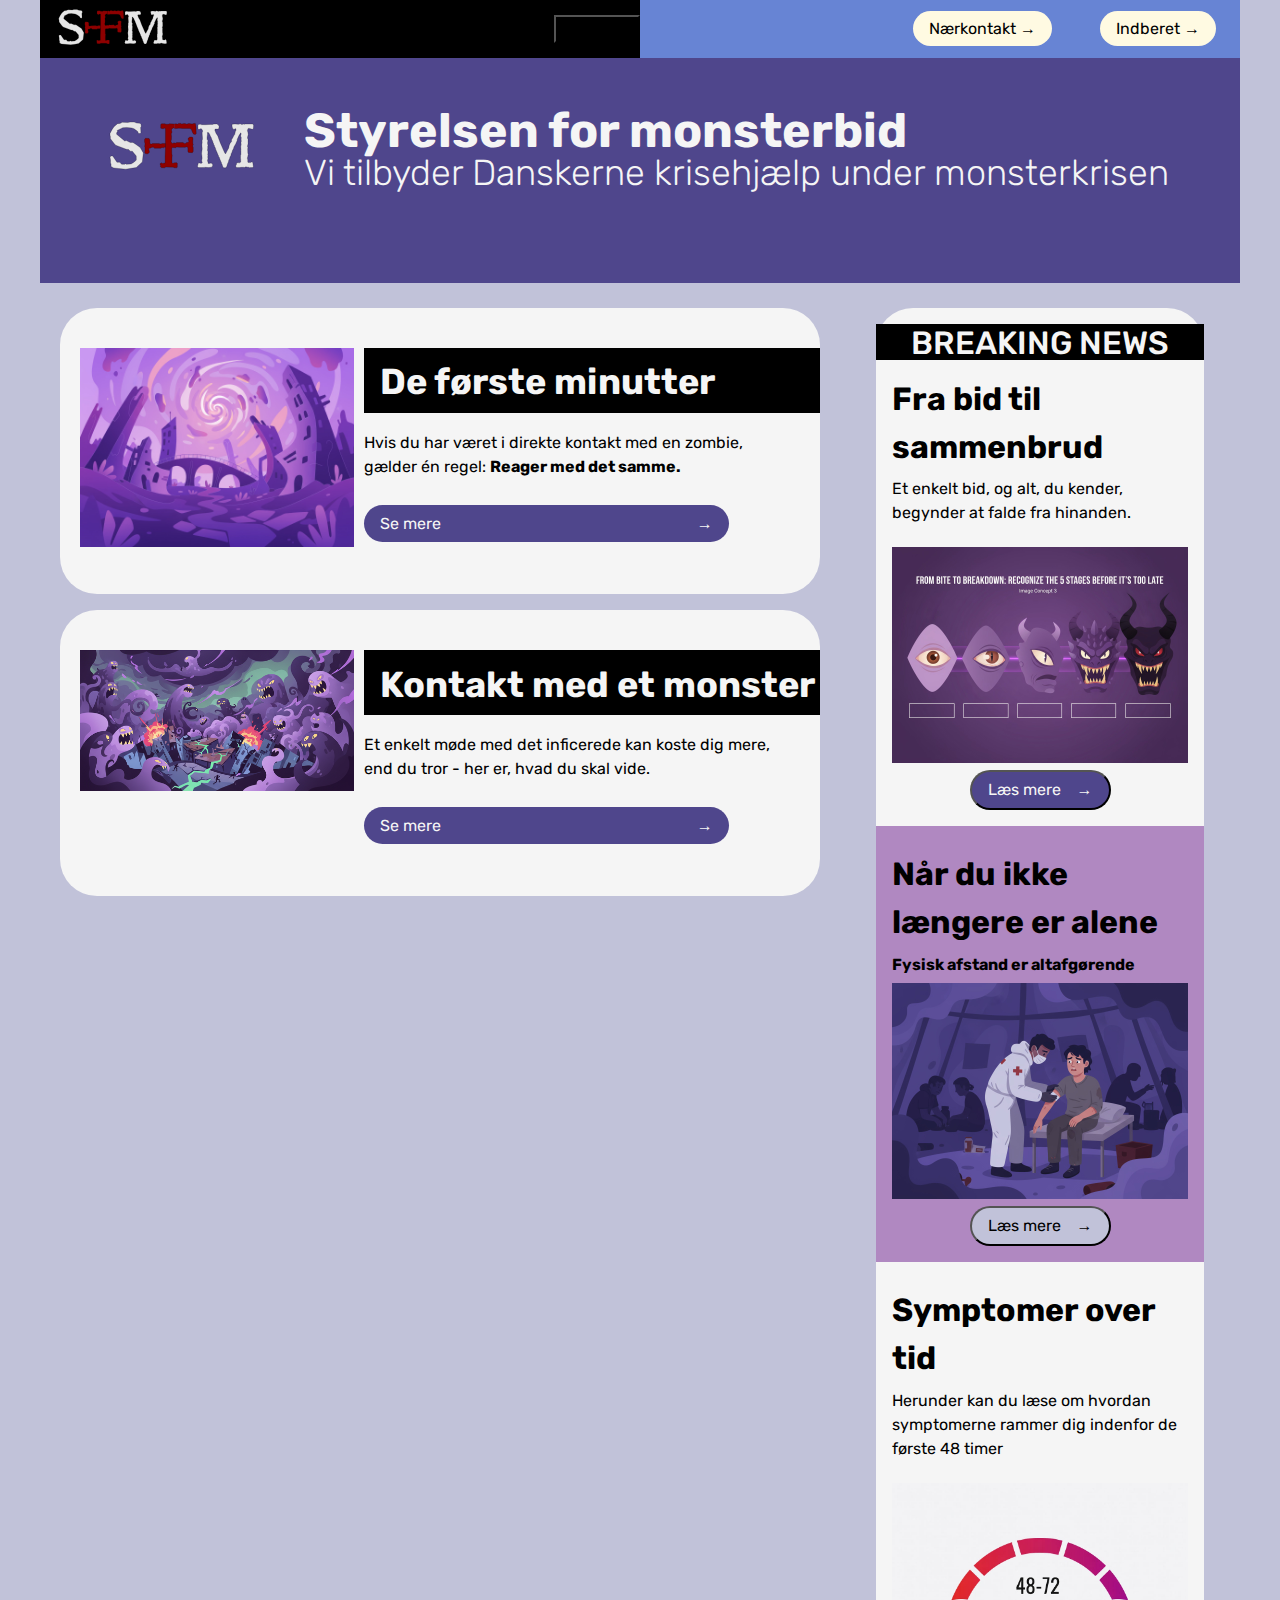
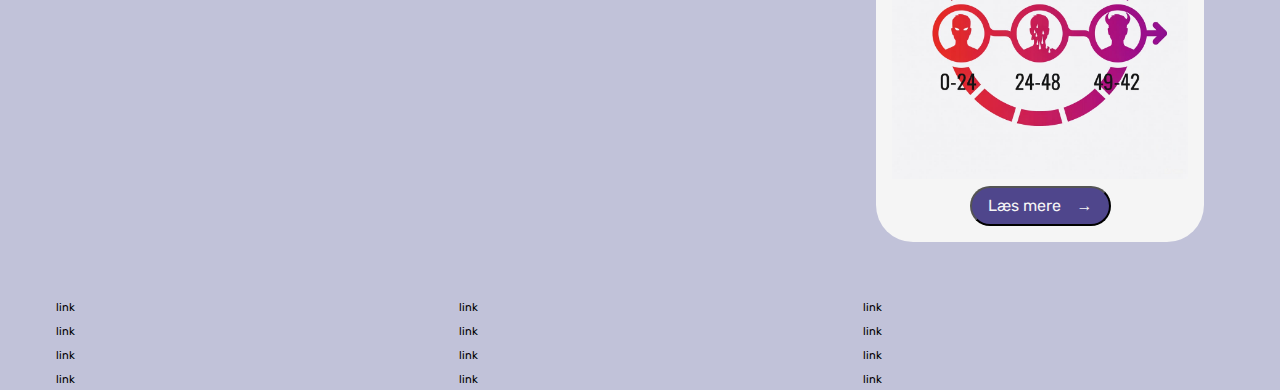
<file: index.html>
<!DOCTYPE html>
<html lang="en">
  <head>
    <meta charset="UTF-8" />
    <meta http-equiv="X-UA-Compatible" content="IE=edge" />
    <meta name="viewport" content="width=device-width, initial-scale=1.0" />
    <link rel="stylesheet" href="css/reset.css" />
    <link rel="stylesheet" href="css/custom.css" />
    <link rel="stylesheet" href="css/fonts.css" />
    <link rel="stylesheet" href="css/general.css" />
    <link rel="stylesheet" href="css/layout.css" />
    <link rel="stylesheet" href="css/burger.css" />
    <link rel="stylesheet" href="css/cards.css" />
    <link rel="stylesheet" href="css/forms.css" />
    <link rel="stylesheet" href="css/popover.css" />
    <link rel="stylesheet" href="css/index.css" />
    <link rel="icon" type="image/png" href="img/fav.png" />
    <title>Emergency Site</title>
  </head>
  <body id="frontpage">
    <header>
      <nav>
        <div id="logotype-wrapper" class="logo">
          <a href="index.html"> <img src="logotype.svg" alt="logotype" /> </a>
          <button id="toggle">Light/Dark</button>
        </div>
        <ul class="menu">
          <li><a class="menuItem" href="instruction.html">Nærkontakt </a></li>
          <li><a class="menuItem" href="register.html">Indberet</a></li>
        </ul>
        <button class="burger">
          <span class="line"></span>
          <span class="line"></span>
          <span class="line"></span>
        </button>
      </nav>
    </header>
    <section id="main-disclamer">
      <div id="main-disclamer-content">
        <img id="forsidelogotype" src="logotype.svg" alt="ICON" />
        <div>
          <h1>Styrelsen for monsterbid</h1>
          <p class="sub">
            Vi tilbyder Danskerne krisehjælp under monsterkrisen
          </p>
        </div>
      </div>
    </section>
    <main>
      <section id="daily">
        <article class="daily_card">
          <img src="img/bruv.jpeg" alt="teaser_img" />
          <div class="daily_text">
            <h2>De første minutter</h2>

            <p>
              Hvis du har været i direkte kontakt med en zombie, gælder én
              regel: <strong>Reager med det samme.</strong>
            </p>
            <details>
              <summary class="cta_btn">Se mere</summary>
              <p>
                Kontakt betyder alt fra et bid eller en rift til blot
                hud-mod-hud berøring, især hvis der er åbne sår. Inden for 10
                minutter bør du:
              </p>
              <ul>
                <li>
                  Trække dig væk fra området og undgå alle andre mennesker.
                </li>
                <li>
                  Vaske det inficerede område grundigt med sæbe, desinfektion
                  eller hvad end du har adgang til. Det stopper ikke
                  infektionen, men kan forsinke den.
                </li>
                <li>
                  Aktivere det lokale beredskab via radio, mobil eller nærmeste
                  alarmstation.
                </li>
                <li>
                  Sætte dig i midlertidig karantæne, helst i et aflåseligt rum.
                </li>
              </ul>
            </details>
          </div>
        </article>
        <article class="daily_card">
          <img src="img/bro.jpg" alt="teaser_img" />
          <div class="daily_text">
            <h2>Kontakt med et monster</h2>
            <p>
              Et enkelt møde med det inficerede kan koste dig mere, end du tror
              - her er, hvad du skal vide.
            </p>
            <details>
              <summary class="cta_btn">Se mere</summary>
              <p>
                At komme i kontakt med en zombie eller en inficeret
                monsterlignende skabning er en af de mest alvorlige risici under
                den igangværende monster-apokalypse. Selv kortvarig fysisk
                berøring kan være nok til at overføre den aggressive infektion,
                der forvandler mennesker til aggressive, desorienterede og
                ukontrollerbare individer. Derfor er det afgørende at vide
                præcis, hvad du skal gøre, hvis du har mistanke om smitte - og
                hvilke symptomer du skal være opmærksom på.
              </p>
            </details>
          </div>
        </article>
      </section>
      <section id="breaking">
        <article id="newscard1" class="news_card">
          <h3>Fra bid til sammenbrud</h3>
          <p>
            Et enkelt bid, og alt, du kender, begynder at falde fra hinanden.
          </p>
          <img src="img/newspic1.jpeg" alt="news_img" />
          <button class="cta_btn" popovertarget="news_popover1">
            Læs mere
          </button>
        </article>
        <article id="" class="news_card">
          <h3>Når du ikke længere er alene</h3>
          <h4>Fysisk afstand er altafgørende</h4>
          <img src="img/newspic2.jpeg" alt="news_img" />
          <button class="cta_btn" popovertarget="news_popover2">
            Læs mere
          </button>
        </article>
        <article class="news_card">
          <h3>Symptomer over tid</h3>
          <p>
            Herunder kan du læse om hvordan symptomerne rammer dig indenfor de
            første 48 timer
          </p>
          <img src="img/newspic3.jpg" alt="news_img" />
          <button class="cta_btn" popovertarget="news_popover3">
            Læs mere
          </button>
        </article>
      </section>
    </main>
    <article popover id="news_popover1">
      <h2>Fra bid til sammenbrud: Genkend de 5 stadier før det er for sent</h2>
      <h4>Infektionens begyndelse</h4>
      <p>
        Et bid fra en zombie eller inficeret skabning starter en kæde af
        skræmmende forandringer i kroppen. Smitsomheden trænger hurtigt ind i
        blodbanen og begynder at overtage kroppens normale funktioner. Hjerte,
        hjerne og muskler påvirkes gradvist, hvilket fører til både fysisk og
        mental nedbrydning.
      </p>

      <h4>Forvirring og tab af kontrol</h4>
      <p>
        Ofte starter det med forvirring og tab af selvkontrol, mens kroppen
        langsomt reagerer på infektionen. Musklerne stivner, sanserne fordrejes,
        og aggressionen vokser. Tiden mellem det første bid og den totale
        overtagelse af kroppen er præget af smertefuld desperation, hvor
        instinkter overtager fornuften.
      </p>

      <h4>Det uundgåelige sammenbrud</h4>
      <p>
        Til sidst mister kroppen fuldstændigt evnen til at opretholde normale
        funktioner, og infektionen kulminerer i et uundgåeligt sammenbrud - en
        transformation, der gør offeret til endnu en farlig del af apokalypsen.
      </p>
      <h4></h4>
    </article>
    <article popover id="news_popover2">
      <h3>Når du ikke længere er alene</h3>

      <h4>Fysisk afstand er altafgørende</h4>
      <p>
        I en verden hvor infektionen kan ramme hvem som helst, er det afgørende
        at forstå, at nærhed kan være farlig. Selv når du møder andre
        overlevende, skal fysisk kontakt undgås til enhver pris. Infektionen
        udvikler sig forskelligt fra person til person, og selv dem, der ser
        sunde ud, kan pludselig udvise ukontrolleret og aggressiv adfærd.
      </p>

      <h4>Sikre kommunikationsmetoder</h4>
      <p>
        For at minimere risikoen bør kontakt mellem smittede eller potentielt
        smittede ske gennem sikre kanaler: visuelle signaler, radio eller
        mobiltelefon. Aldrig direkte berøring. Selv små fejltrin kan føre til
        katastrofale konsekvenser, og den eneste måde at beskytte sig selv og
        andre på er ved at respektere grænserne for fysisk afstand.
      </p>

      <h4>Strategisk overlevelse</h4>
      <p>
        I situationer hvor du ikke længere er alene, bliver hver interaktion en
        nøje balanceret strategi - ikke kun for overlevelse, men også for at
        bevare din menneskelighed midt i kaosset.
      </p>
    </article>
    <article popover id="news_popover3">
      <h3>Typiske symptomer - time for time</h3>
      <h4>0-12 timer efter kontakt</h4>
      <p>De første, tidlige tegn på infektion.</p>
      <ul>
        <li>Varme eller prikken omkring kontaktstedet</li>
        <li>Uforklarlig uro i kroppen</li>
        <li>Let hovedpine</li>
        <li>Forhøjet puls eller korte kulderystelser</li>
      </ul>
      <p><strong>Hold dig isoleret og kontakt beredskabet.</strong></p>
      <br />
      <h4>12-24 timer efter kontakt</h4>
      <p>Infektionen begynder at påvirke kroppen mere mærkbart.</p>
      <ul>
        <li>Træthed og koncentrationsbesvær</li>
        <li>Desorientering ved bevægelse</li>
        <li>Øget kropsvarme</li>
        <li>Uro i muskler eller små ryk</li>
      </ul>
      <p><strong>Undgå kontakt med andre - risikoen stiger.</strong></p>
      <br />
      <h4>24 - 36 timer efter kontakt</h4>
      <p>Tegnene bliver tydelige for omgivelserne.</p>
      <ul>
        <li>Grålig eller lilla misfarvning i huden</li>
        <li>Humørsvingninger og irritabilitet</li>
        <li>Usikker gang og motoriske problemer</li>
        <li>Aggression ved høje lyde eller berøring</li>
      </ul>
      <p><strong>Personen bør være i fuld isolation.</strong></p>
      <br />
      <h4>36 - 48 timer efter kontakt</h4>
      <p>Den kritiske fase - kontroltab.</p>
      <ul>
        <li>Ukontrollerede bevægelser</li>
        <li>Tom stirren og pludselige udbrud</li>
        <li>Manglende genkendelse af mennesker</li>
        <li>Målrettet aggression mod bevægelse eller lyd</li>
      </ul>
      <p>
        <strong
          >Efter 48 timer er transformationen næsten fuldstændig. Redningshold
          skal tage over.</strong
        >
      </p>
    </article>
    <footer>
      <nav class="some">
        <ul>
          <li><a href="">link</a></li>
          <li><a href="">link</a></li>
          <li><a href="">link</a></li>
          <li><a href="">link</a></li>
        </ul>
      </nav>
      <nav class="another">
        <ul>
          <li><a href="">link</a></li>
          <li><a href="">link</a></li>
          <li><a href="">link</a></li>
          <li><a href="">link</a></li>
        </ul>
      </nav>
      <nav class="yetanother">
        <ul>
          <li><a href="">link</a></li>
          <li><a href="">link</a></li>
          <li><a href="">link</a></li>
          <li><a href="">link</a></li>
        </ul>
      </nav>
    </footer>
    <script src="js/burger.js"></script>
    <script src="js/dark.js"></script>
    <!-- <script src="js/main.js"></script> -->
  </body>
</html>
</file>
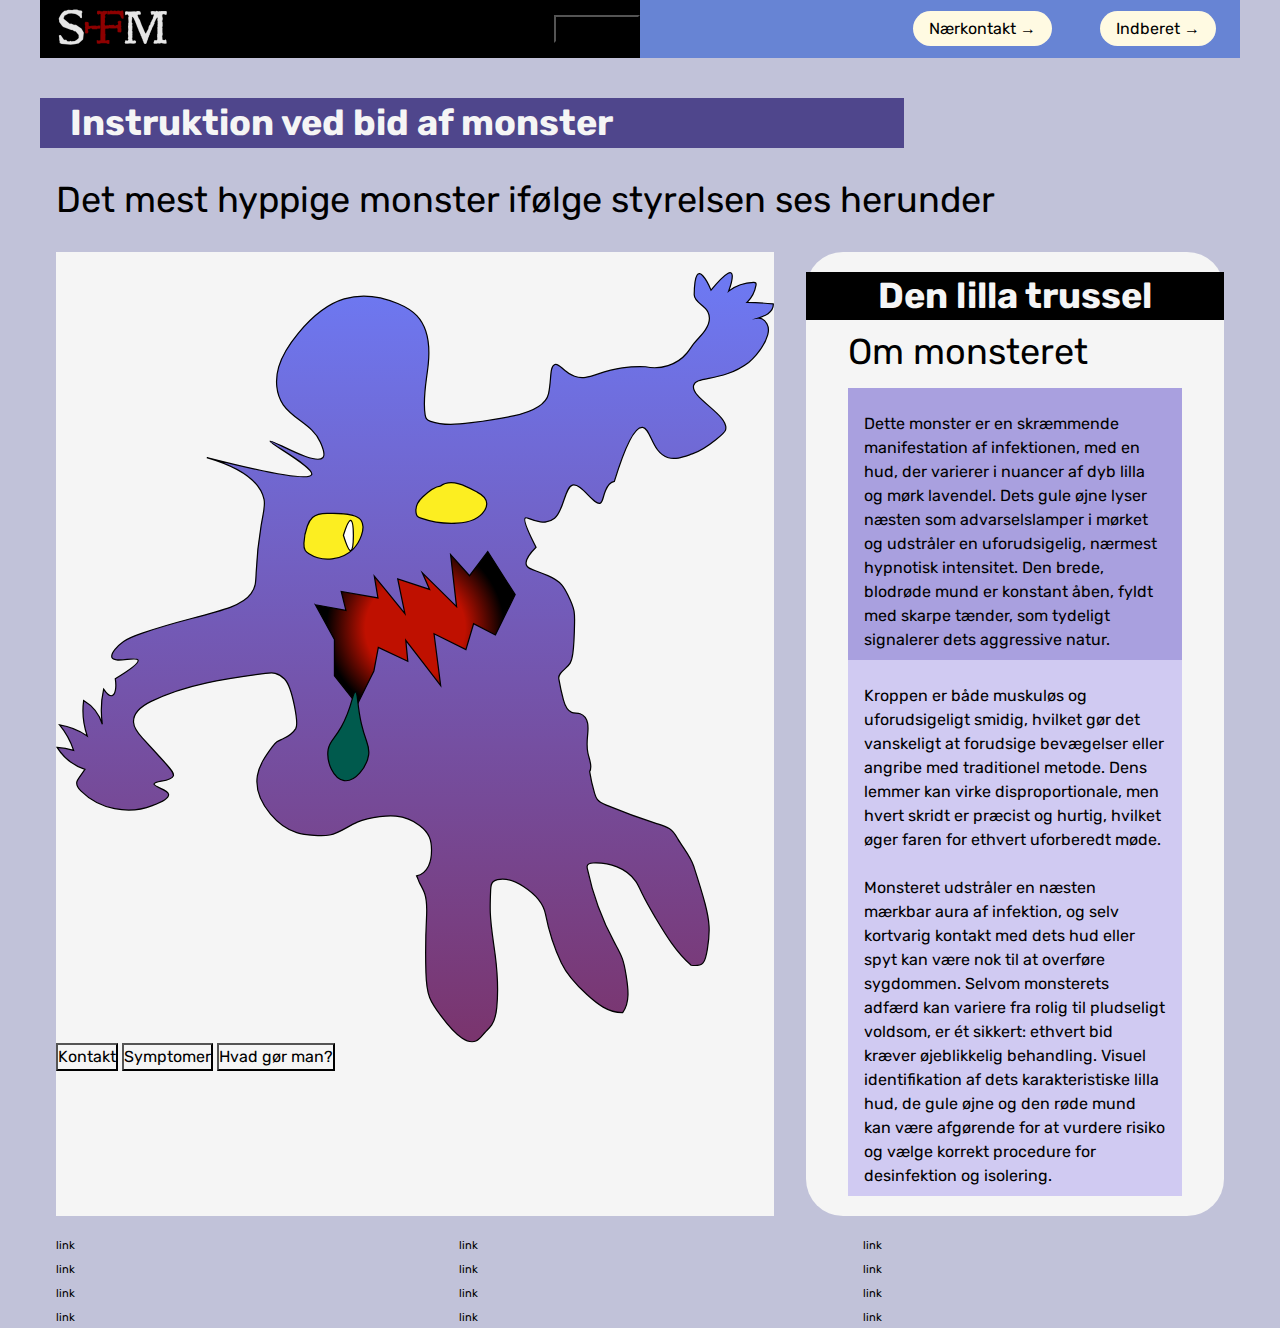
<file: instruction.html>
<!DOCTYPE html>
<html lang="en">
  <head>
    <meta charset="UTF-8" />
    <meta http-equiv="X-UA-Compatible" content="IE=edge" />
    <meta name="viewport" content="width=device-width, initial-scale=1.0" />
    <link rel="stylesheet" href="css/reset.css" />
    <link rel="stylesheet" href="css/custom.css" />
    <link rel="stylesheet" href="css/fonts.css" />
    <link rel="stylesheet" href="css/general.css" />
    <link rel="stylesheet" href="css/layout.css" />
    <link rel="stylesheet" href="css/burger.css" />
    <link rel="stylesheet" href="css/cards.css" />
    <link rel="stylesheet" href="css/infographic.css" />
    <link rel="stylesheet" href="css/forms.css" />
    <link rel="icon" type="image/png" href="img/fav.png" />
    <title>Emergency Site</title>
  </head>
  <body id="instruction">
    <header>
      <nav>
        <div id="logotype-wrapper" class="logo">
          <a href="index.html">
            <img src="logotype.svg" alt="logotype" />
          </a>
          <button id="toggle">Light/Dark</button>
        </div>
        <ul class="menu">
          <li><a class="menuItem" href="instruction.html">Nærkontakt </a></li>
          <li><a class="menuItem" href="register.html">Indberet</a></li>
        </ul>
        <button class="burger">
          <span class="line"></span>
          <span class="line"></span>
          <span class="line"></span>
        </button>
      </nav>
    </header>

    <main>
      <h1>Instruktion ved bid af monster</h1>
      <p>Det mest hyppige monster ifølge styrelsen ses herunder</p>
      <section class="info-graphic">
        <svg
          id="Layer_2"
          data-name="Layer 2"
          xmlns="http://www.w3.org/2000/svg"
          xmlns:xlink="http://www.w3.org/1999/xlink"
          viewBox="0 0 588.61 631.53"
        >
          <defs>
            <style>
              .cls-1 {
                fill: #005a4d;
              }

              .cls-1,
              .cls-2,
              .cls-3,
              .cls-4,
              .cls-5 {
                stroke: #000;
                stroke-miterlimit: 10;
              }

              .cls-2 {
                fill: #fcee21;
              }

              .cls-3 {
                fill: url(#linear-gradient);
              }

              .cls-4 {
                fill: #fff;
              }

              .cls-5 {
                fill: url(#radial-gradient);
              }
            </style>
            <linearGradient
              id="linear-gradient"
              x1="293.83"
              y1="-50.27"
              x2="295.93"
              y2="726.47"
              gradientUnits="userSpaceOnUse"
            >
              <stop offset="0" stop-color="#6c7fff" />
              <stop offset="1" stop-color="#7c2a59" />
            </linearGradient>
            <radialGradient
              id="radial-gradient"
              cx="294.53"
              cy="291.88"
              fx="294.53"
              fy="291.88"
              r="72.96"
              gradientUnits="userSpaceOnUse"
            >
              <stop offset=".56" stop-color="#bf1000" />
              <stop offset="1" stop-color="#000" />
            </radialGradient>
          </defs>
          <g id="vector">
            <path
              class="cls-3"
              d="M196.57,374.3c-1.67,2.67-6.2,6.47-10.86,8.56-1.57.7-3.21,1.28-4.61,2.27-1.56,1.11-2.72,2.68-3.85,4.22-5.28,7.19-10.72,14.75-12.15,23.56-1.84,11.3,3.37,22.75,10.74,31.51,5.73,6.82,13.01,12.58,21.51,15.22,4.64,1.44,9.51,1.92,14.35,2.27,4.24.3,8.54.51,12.71-.35,8.17-1.68,14.93-7.23,22.58-10.55,5.83-2.53,12.14-3.75,18.45-4.5,4.41-.52,8.88-.83,13.3-.37,6.95.72,13.69,3.36,19.29,7.54,3.34,2.5,6.34,5.62,8,9.45,1.49,3.43,1.84,7.24,1.83,10.98-.01,4.4-.53,8.89-2.46,12.84s-5.46,7.3-9.77,8.14c1.03,1.86,1.58,4.3,2.62,6.15,1.51,2.73,3.04,5.47,4.04,8.43,2.13,6.26,1.8,13.05,1.46,19.65-.78,14.86-.92,30.01-.49,44.88.2,7.02.54,14.2,3.11,20.74,2.06,5.23,5.44,9.81,8.79,14.32,5.13,6.91,10.41,13.96,17.57,18.72,3.4,2.26,7.7,3.98,11.49,2.48,3.11-1.23,5.03-4.26,7.22-6.78,1.9-2.19,4.13-4.11,5.77-6.5,2.8-4.08,3.63-9.17,4.12-14.1,1.41-14.25.56-28.64-1.25-42.84-1.49-11.71-3.64-23.36-4.06-35.16-.22-6.26.05-12.52.32-18.77.09-2.21.27-4.62,1.77-6.23.98-1.06,2.4-1.61,3.81-1.94,7.45-1.77,15.15,1.58,21.57,5.75,8.29,5.38,15.97,12.95,17.84,22.65,2.64,13.64,7.07,27.37,12.98,39.94,4.75,10.09,12.68,18.32,20.91,25.85,4.15,3.8,8.44,7.51,13.32,10.31s10.42,4.67,16.04,4.54c6.1-8.53,4.51-20.03,2.84-30.38-.74-4.63-1.5-9.29-3.06-13.71-1.64-4.66-4.15-8.96-6.5-13.3-10.29-19.05-17.82-39.58-22.28-60.76-.14-.65-.27-1.33-.12-1.98.44-1.89,2.83-2.45,4.77-2.54,13.27-.61,27.59,4.05,35.05,15.05,2.2,3.25,3.72,6.9,5.41,10.45,3.2,6.73,7.03,13.14,10.85,19.54,8.33,13.94,16.87,28.14,29.15,38.77,3.15.39,7.34.47,9.59-1.76,1.1-1.09,1.67-2.61,2.11-4.09.7-2.36,1.17-4.79,1.58-7.22,1.07-6.32,1.76-12.75,1.39-19.15-.37-6.3-1.75-12.49-3.35-18.6-2.65-10.15-5.89-20.13-9.12-30.11-2.69-8.29-8.59-14.98-13.02-22.48-1.85-3.13-3.73-6.49-6.82-8.4-3.09-1.91-6.6-3.01-10.06-4.12-14.31-4.6-28.44-9.8-42.32-15.57-2.57-1.07-5.26-2.25-6.94-4.47-1.09-1.44-1.66-3.19-2.18-4.92-1.75-5.84-3.11-11.8-4.06-17.82,1.45-2.38,1.09-4.31.61-7.06-.47-2.75-1.46-5.38-2.04-8.11-.99-4.69-.75-9.55-.29-14.32.32-3.41.75-6.89.03-10.24s-2.83-6.63-6.09-7.71c-2.25-.75-4.76-.38-6.98-1.2-3.97-1.46-5.66-6.05-6.75-10.14-1.51-5.69-2.77-11.45-3.77-17.25-.93-5.42,6.58-8.12,9.28-12.91,1.38-2.45,1.87-5.3,2.24-8.09,1.1-8.39,1.24-16.87,1.38-25.33.05-3.08.1-6.19-.42-9.22-.82-4.75-3-9.13-5.15-13.44-1.42-2.84-2.86-5.72-4.95-8.12-3-3.46-7.14-5.72-11.34-7.53-12.59-5.44-16.28-5.4-17.56-8.51-1-2.45-.2-6.74,7.84-14.78-9.34-18.15-10.09-23.15-8.77-24.07,1.27-.88,4.41,2.07,12.35,3.23,1.54.23,3.12.38,4.65.1,0,0,3.63-.54,6.99-3.1,7.51-5.74,8.07-25.1,14.64-27.11,7.16-2.19,17.84,17.3,22.9,14.75,2.08-1.05,1.78-4.27,4.14-10.15,1.37-3.4,3.74-6.8,7.31-7.62,11.48-37.47,18.64-44.69,23.07-44.27,7.05.67,7.57,20.78,21.13,24.84,6.04,1.81,11.97-.57,19.66-3.09,7.07-2.32,13.25-6.74,19.07-11.39,5.14-4.11,7.66-6.23,8.21-8.1,3.6-12.28-28.95-26.3-26.15-36.72,2.21-8.22,23.26-2.4,45.14-18.83,0,0,11.83-9.47,15.6-22.61.86-3.01.81-6.38-.68-9.14-1.48-2.76-4.55-4.75-7.67-4.46,3.01-.93,6.07-1.89,8.61-3.75,2.54-1.86,4.49-4.82,4.31-7.96-7.18-.75-14.39-1.16-21.6-1.22,3.88-3.82,6.52-8.88,7.42-14.25.1-.59.16-1.25-.22-1.71-.41-.49-1.13-.54-1.77-.52-7.34.18-14.61,2.73-20.44,7.19,0,0,12.73-33.53-14.46-.83,0,0-13.43-32.7-13.77,3.79-.06,6.06,8.51,8.64,11.23,14.06,2.29,4.56.81,10.2-1.95,14.5-2.76,4.29-6.66,7.72-9.8,11.74-1.94,2.49-3.59,5.22-5.6,7.65-7.95,9.58-21.59,13.74-33.75,11.07-4.42-.2-11.13-.22-19.16.94-20.88,3.01-27.87,10.7-39.05,6.89-9.37-3.2-12.33-11.29-16.16-9.68-4.53,1.91-2.57,11.85-5.16,23.79-2.45,11.27-17.72,15.85-28.98,18.35-11.31,2.51-22.79,4.13-34.28,5.6-11.18,1.43-22.86,2.66-33.48-1.14-1.21-.43-2.46-.97-3.26-1.99-.73-.93-.99-2.14-1.18-3.3-2.29-13.81,1.17-27.83,2.57-41.75,1.4-13.93.2-29.4-9.41-39.58-4.27-4.53-9.87-7.6-15.61-10-13.83-5.79-29.58-8.05-43.94-3.75-15.17,4.53-27.4,15.8-37.5,28-6.88,8.3-13.15,17.4-16.16,27.75s-2.39,22.18,3.72,31.07c8.23,11.98,24.98,17.14,30.43,30.63,1.49,3.69,4.59,9.78,2.18,12.57-6.26,7.24-42.39-15.14-43.38-13.42-.98,1.71,36.2,21.36,34.08,27.33-1.53,4.31-23.77,2.02-85.96-13.83,17.84,5.23,42.74,15.38,46.92,34.25,1.12,5.08-.02,7.32-2.41,21.53-6.97,41.49-1.21,45.98-8.27,55.8-6.7,9.31-20.97,13.05-49.5,20.52-13.32,3.49-26.57,7.3-39.6,11.75-5.33,1.82-10.73,3.68-15.38,6.85-4.95,3.38-11.04,10.23-9.44,13.45,2.35,4.73,19.95-1.43,21.32,1.88.7,1.68-2.83,5.69-18.69,15.27,1.27,7.66-.2,13.19-2.65,13.85-2.75.74-6.48-4.69-6.88-5.29-2.12,9.42-2.48,19.24-1.06,28.79-2.49-8.08-8.07-15.16-15.35-19.47-1.29,9.71-.28,19.72,2.92,28.99-6.79-4.59-14.57-7.69-22.65-9.02,5.05,6.18,8.97,13.28,11.52,20.84-4.41-1.29-8.97-2.1-13.56-2.39,5.26,8.37,13.47,14.84,22.83,17.99-1.62,2.3-3.25,4.6-4.87,6.9-.74,1.05-1.5,2.14-1.76,3.4-.59,2.83,1.44,5.5,3.49,7.54,14.93,14.77,38.82,19.65,58.34,11.9,1.14-.45,13.75-4.72,13.39-9.13-.34-4.2-12.21-5.9-11.93-8.6.31-2.9,14.13-1.66,15.83-6.71.56-1.68-.31-3.64-7.55-11.56-5.96-6.52-11.93-13.05-17.89-19.57-3.38-3.69-6.94-7.82-7.2-12.81-.42-7.9,7.34-13.57,14.44-17.06,28.98-14.25,61.65-18.69,93.66-22.94,2.67-.35,5.4-.71,8.03-.12,2.96.66,5.56,2.48,7.67,4.66,2.16,2.23,4.9,5.87,8.18,22.5,2.86,14.5,1.83,16.86.97,18.23Z"
            />
          </g>
          <g id="Layer_7" data-name="Layer 7">
            <path
              class="cls-2"
              d="M222.34,197.92c-4.26.05-8.85.52-12.05,3.33-2.06,1.81-3.29,4.37-4.23,6.95-1.66,4.52-2.61,9.3-2.82,14.1-.09,2.07,0,4.27,1.11,6.02.74,1.16,1.87,2.01,3.03,2.75,11.14,7.13,27.18,5.31,36.43-4.14,4.74-4.84,10.73-16.67,6.27-23.42-4.34-6.58-20.85-5.67-27.74-5.59Z"
            />
            <path
              class="cls-2"
              d="M314.98,175.59c-4.91.37-10.81,5.53-14.42,8.88s-6.12,8.27-5.35,13.13c.14.88.4,1.76.95,2.46.74.91,1.89,1.37,3,1.75,9.44,3.31,19.54,4.73,29.52,4.14,8.63-.51,18.06-3.11,22.66-10.43,1.09-1.74,1.87-3.74,1.76-5.79-.22-4.11-3.84-7.21-7.51-9.08-4.81-2.46-20.38-12.88-30.62-5.06"
            />
            <path
              class="cls-4"
              d="M235.62,215.84c2.13,6.88,4.39,12.76,5.91,12.52,2.97-.46,3.01-24.19,0-24.67-1.64-.26-4.09,6.41-5.91,12.15Z"
            />
          </g>
          <g id="mund">
            <path
              class="cls-5"
              d="M212.63,272.79l15.62,28.46v29.78c6.23,7.87,12.46,15.74,18.7,23.62,4.55-9.2,9.11-18.39,13.66-27.59l3.64-19.25,24.15,11.31-1.65-17.21c9.53,12.37,19.06,24.73,28.59,37.1-1.81-14.13-3.62-28.26-5.43-42.39l26.14,12.9,6.29-21.18,17.87,9.26,16.21-33.09-22.48-35.4-14.91,19.85-15.55-17.21c1.63,14.19,3.26,28.38,4.89,42.57-9.35-9.23-18.7-18.45-28.05-27.68l5.96,13.57-26.14-8.6c1.97,9.49,3.93,18.97,5.9,28.46-8.36-10.26-16.73-20.51-25.09-30.77l2.98,17.87-30.11-5.29,3.86,15.55-25.03-4.63Z"
            />
          </g>
          <g id="Layer_8" data-name="Layer 8">
            <path
              class="cls-1"
              d="M250.38,370.43c3.62,15.69,7.14,17.86,5.92,25.39-1.71,10.56-11.24,22.43-20.09,21.15-8.72-1.26-14.67-14.99-13.12-25.39,1.04-6.96,4.76-7.98,10.81-18.69,9.1-16.1,9.18-28.84,11.61-28.62,2.12.19,1.11,9.87,4.87,26.16Z"
            />
          </g>
        </svg>
        <button class="instructionknap" id="knapfoerste">Kontakt</button>
        <button class="instructionknap" id="knapanden">Symptomer</button>
        <button class="instructionknap" id="knaptredje">Hvad gør man?</button>
      </section>
      <section class="info-text">
        <h2>Den lilla trussel</h2>
        <article>
          <p class="placeholder">Om monsteret</p>
        </article>
        <aside id="efficiency" class="info-box">
          Dette monster er en skræmmende manifestation af infektionen, med en
          hud, der varierer i nuancer af dyb lilla og mørk lavendel. Dets gule
          øjne lyser næsten som advarselslamper i mørket og udstråler en
          uforudsigelig, nærmest hypnotisk intensitet. Den brede, blodrøde mund
          er konstant åben, fyldt med skarpe tænder, som tydeligt signalerer
          dets aggressive natur.
        </aside>
        <aside id="requirement" class="info-box">
          Kroppen er både muskuløs og uforudsigeligt smidig, hvilket gør det
          vanskeligt at forudsige bevægelser eller angribe med traditionel
          metode. Dens lemmer kan virke disproportionale, men hvert skridt er
          præcist og hurtig, hvilket øger faren for ethvert uforberedt møde.
          <br />
          <br />
          Monsteret udstråler en næsten mærkbar aura af infektion, og selv
          kortvarig kontakt med dets hud eller spyt kan være nok til at overføre
          sygdommen. Selvom monsterets adfærd kan variere fra rolig til
          pludseligt voldsom, er ét sikkert: ethvert bid kræver øjeblikkelig
          behandling. Visuel identifikation af dets karakteristiske lilla hud,
          de gule øjne og den røde mund kan være afgørende for at vurdere risiko
          og vælge korrekt procedure for desinfektion og isolering.
        </aside>
      </section>
    </main>

    <footer>
      <nav class="some">
        <ul>
          <li><a href="">link</a></li>
          <li><a href="">link</a></li>
          <li><a href="">link</a></li>
          <li><a href="">link</a></li>
        </ul>
      </nav>
      <nav class="another">
        <ul>
          <li><a href="">link</a></li>
          <li><a href="">link</a></li>
          <li><a href="">link</a></li>
          <li><a href="">link</a></li>
        </ul>
      </nav>
      <nav class="yetanother">
        <ul>
          <li><a href="">link</a></li>
          <li><a href="">link</a></li>
          <li><a href="">link</a></li>
          <li><a href="">link</a></li>
        </ul>
      </nav>
    </footer>
    <script src="js/burger.js"></script>
    <script src="js/dark.js"></script>
    <!-- <script src="js/main.js"></script> -->
    <script src="js/instruction.js"></script>
  </body>
</html>
</file>
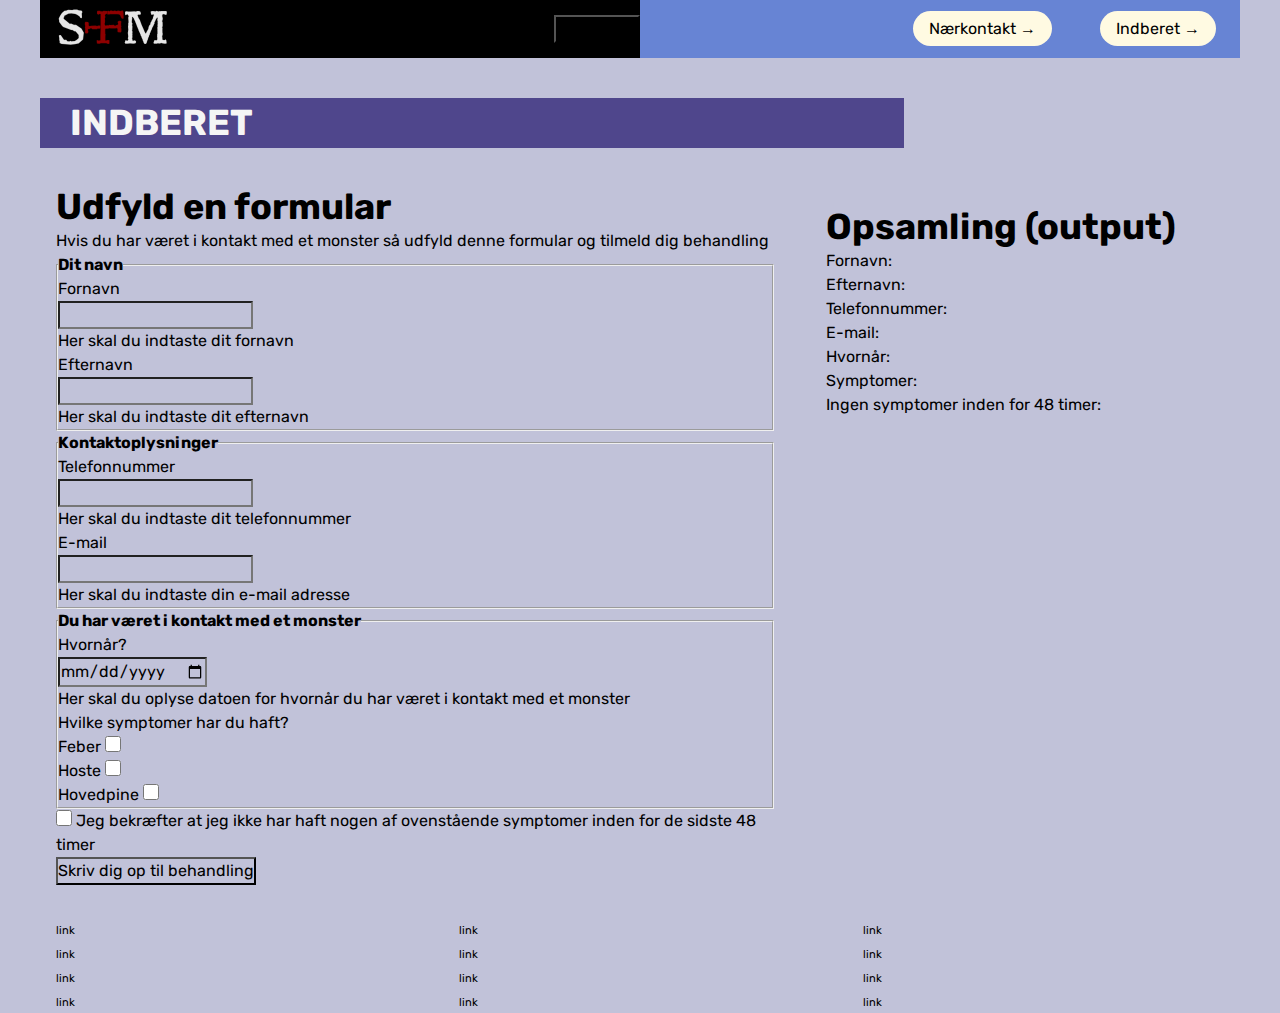
<file: register.html>
<!DOCTYPE html>
<html lang="en">
  <head>
    <meta charset="UTF-8" />
    <meta http-equiv="X-UA-Compatible" content="IE=edge" />
    <meta name="viewport" content="width=device-width, initial-scale=1.0" />
    <link rel="stylesheet" href="css/reset.css" />
    <link rel="stylesheet" href="css/custom.css" />
    <link rel="stylesheet" href="css/fonts.css" />
    <link rel="stylesheet" href="css/general.css" />
    <link rel="stylesheet" href="css/layout.css" />
    <link rel="stylesheet" href="css/burger.css" />
    <link rel="stylesheet" href="css/cards.css" />
    <link rel="stylesheet" href="css/forms.css" />
    <link rel="icon" type="image/png" href="img/fav.png" />
    <title>Emergency Site</title>
  </head>
  <body id="register">
    <header>
      <nav>
        <div id="logotype-wrapper" class="logo">
          <a href="index.html"> <img src="logotype.svg" alt="logotype" /> </a>
          <button id="toggle">Light/Dark</button>
        </div>
        <ul class="menu">
          <li><a class="menuItem" href="instruction.html">Nærkontakt </a></li>
          <li><a class="menuItem" href="register.html">Indberet</a></li>
        </ul>
        <button class="burger">
          <span class="line"></span>
          <span class="line"></span>
          <span class="line"></span>
        </button>
      </nav>
    </header>

    <main>
      <h1>INDBERET</h1>
      <section id="form-section">
        <article id="form-info">
          <h2>Udfyld en formular</h2>
          <p>
            Hvis du har været i kontakt med et monster så udfyld denne formular
            og tilmeld dig behandling
          </p>
        </article>
        <form id="webform">
          <fieldset>
            <legend><strong>Dit navn</strong></legend>
            <div class="form-group">
              <label for="fornavn">Fornavn</label>
              <input type="text" id="fornavn" name="fornavn" required />
              <p class="error-message">Her skal du indtaste dit fornavn</p>
            </div>

            <div class="form-group">
              <label for="efternavn">Efternavn</label>
              <input type="text" id="efternavn" name="efternavn" required />
              <p class="error-message">Her skal du indtaste dit efternavn</p>
            </div>
          </fieldset>
          <fieldset>
            <legend><strong>Kontaktoplysninger</strong></legend>
            <div class="form-group">
              <label for="telefonnummer">Telefonnummer</label>
              <input
                type="tel"
                id="telefonnummer"
                name="telefonnummer"
                required
              />
              <p class="error-message">
                Her skal du indtaste dit telefonnummer
              </p>
            </div>
            <div class="form-group">
              <label for="email">E-mail</label>
              <input type="email" id="email" name="email" required />
              <p class="error-message">
                Her skal du indtaste din e-mail adresse
              </p>
            </div>
          </fieldset>
          <fieldset>
            <legend>
              <strong>Du har været i kontakt med et monster</strong>
            </legend>
            <div class="form-group">
              <label for="bid">Hvornår?</label>
              <input type="date" id="bid" name="dato_for_bid" required />
              <p class="error-message">
                Her skal du oplyse datoen for hvornår du har været i kontakt med
                et monster
              </p>
            </div>

            <div class="check-box">
              <label for="symptomer">Hvilke symptomer har du haft?</label>

              <label for="feber"
                >Feber
                <input
                  type="checkbox"
                  id="feber"
                  name="symptom"
                  value="Feber"
                />
              </label>

              <label for="hoste"
                >Hoste
                <input
                  type="checkbox"
                  id="hoste"
                  name="symptom"
                  value="Hoste"
                />
              </label>

              <label for="hovedpine"
                >Hovedpine
                <input
                  type="checkbox"
                  id="hovedpine"
                  name="symptom"
                  value="Hovedpine"
                />
              </label>
            </div>
          </fieldset>
          <div class="form-group">
            <label for="terms">
              <input
                type="checkbox"
                id="terms"
                name="bekraeft"
                value="Bekræftet"
                required
              />
              Jeg bekræfter at jeg ikke har haft nogen af ovenstående symptomer
              inden for de sidste 48 timer
            </label>
          </div>

          <button>Skriv dig op til behandling</button>
        </form>
      </section>
      <section class="output">
        <h2>Opsamling (output)</h2>

        <div>
          <p>Fornavn: <span id="fornavn_output"></span></p>
          <p>Efternavn: <span id="efternavn_output"></span></p>
          <p>Telefonnummer: <span id="telefon_output"></span></p>
          <p>E-mail: <span id="email_output"></span></p>
          <p>Hvornår: <span id="dato_for_bid_output"></span></p>
          <p>Symptomer: <span id="symptomer_output"></span></p>

          <p>
            Ingen symptomer inden for 48 timer:
            <span id="bekraeft_output"></span>
          </p>
        </div>
      </section>
    </main>
    <footer>
      <nav class="some">
        <ul>
          <li><a href="">link</a></li>
          <li><a href="">link</a></li>
          <li><a href="">link</a></li>
          <li><a href="">link</a></li>
        </ul>
      </nav>
      <nav class="another">
        <ul>
          <li><a href="">link</a></li>
          <li><a href="">link</a></li>
          <li><a href="">link</a></li>
          <li><a href="">link</a></li>
        </ul>
      </nav>
      <nav class="yetanother">
        <ul>
          <li><a href="">link</a></li>
          <li><a href="">link</a></li>
          <li><a href="">link</a></li>
          <li><a href="">link</a></li>
        </ul>
      </nav>
    </footer>
    <script src="js/burger.js"></script>
    <script src="js/forms.js"></script>
    <script src="js/dark.js"></script>
    <!-- <script src="js/main.js"></script> -->
  </body>
</html>
</file>
<file: css/custom.css>
:root {
  color-scheme: light;
  /* Colours */
  --color-bg: light-dark(#c1c2d9, #222); /* page background /*

  /* Header */
  --color-head-bg: light-dark(#4f468c, #312f2f);

  /* Logotype */
  --color-logotype-bg: light-dark(#000, #181818);
  --color-text-logotype: light-dark(#fffae2, e0d3ff);
  --font-logotype-size: 2rem;

  /* Global menu */
  --color-menu-bg: light-dark(#6784d4, #4d4d4d);
  /* Links */
  --color-link-bg: light-dark(#fffae2, #202020);
  --color-link-hover: #4f468c; /* used */
  --color-link-active: #99958f; /* used */
  --border-radius-links: 37px;

  /* Headlines og rubrik */
  --font-h1-size: 48px;
  --font-sub1-size: 36px;
  --font-h2-size: 36px;
  --font-h3-size: 32px;
  --color-headline-bg: light-dark(#000, #202020);
  --color-headline-text-page: light-dark(#f5f5f5, #f5f5f5);

  /* Tekst */
  --color-text: light-dark(#000, #f5f5f5);
  --color-text-inverted: light-dark(#f5f5f5, #f5f5f5);

  /*  Marginer */
  --margin-head-bottom: 5px;

  /* Borders */
  --border-radius: 37px;

  /* Cards */
  --color-card-bg: light-dark(#f5f5f5, #4d4d4d);
  --color-cta-card-bg: light-dark(#4f468c, #202020);
  /* news-cards */
  --color-news-bg: light-dark(#f5f5f5, #4d4d4d);
  --color-news-bg-inverted: light-dark(#b088c1, #312f2f);
  --color-cta-newscard-bg: light-dark(#4f468c, #202020);
  --color-cta-newscard-bg-inverted: light-dark(#c1c2d9, #312f2f);

  /* Fonts */
  --font-family-sans: "Rubik", ui-sans-serif;
  --font-weight-light: 300;
  --font-weight-regular: 400;
  --font-weight-medium: 500;
  --font-weight-bold: 700;

  /* Text sizes */
  --logotype-size: 1rem;
  --headline1-size: 2rem;
  --headline2-size: 36px;
  --headline3-size: 32px;
  --bodytext-size: 1rem;
  --cta-text-size: 1rem;
  --followup-text-size: 1rem;
  --form-submit-size: 1rem;

  /* Infographics */
  --color-info-bg: light-dark(#f5f5f5, #4d4d4d);
  --color-infobox-1-bg: light-dark(#a9a0df, #312f2f);
  --color-infobox-2-bg: light-dark(#d0caf2, #3f3d3d);
}

html.dark {
  color-scheme: dark;
}
</file>
<file: css/fonts.css>
@font-face {
  font-family: "Rubik";
  src: url("../fonts/Rubik-VariableFont_wght.woff2") format("woff2"), url("/fonts/Rubik-Regular.woff") format("woff");
  font-weight: var(--font-weight-regular);
  font-style: normal;
}

@font-face {
  font-family: "Rubik";
  src: url("../fonts/Rubik-VariableFont_wght.woff2") format("woff2");
  font-weight: var(--font-weight-bold);
  font-style: normal;
}

@font-face {
  font-family: "Rubik";
  src: url("../fonts/Rubik-VariableFont_wght.woff2") format("woff2");
  font-weight: var(--font-weight-light);
  font-style: normal;
}
@font-face {
  font-family: "Rubik";
  src: url("../fonts/Rubik-VariableFont_wght.woff2") format("woff2");
  font-weight: var(--font-weight-medium);
  font-style: normal;
}
</file>
<file: css/general.css>
html {
  font-family: var(--font-family-sans);
  color: var(--color-text);
  background-color: var(--color-bg);
}

header {
  height: min-content;
}

#main-disclamer {
  height: 225px;
  background-color: var(--color-head-bg);
  display: flex;
  justify-content: flex-start;
  align-items: center;
  padding-left: 2rem;
  padding-bottom: 2%;
  margin-bottom: var(--margin-head-bottom);
}

#main-disclamer-content {
  display: grid;
  grid-template-columns: 1fr 4fr;
  column-gap: 1rem;
}

main section {
  padding: 20px;
  border-radius: var(--border-radius);
}

h1 {
  font-size: var(--font-h1-size);
  font-weight: var(--font-weight-bold);
  color: var(--color-text-inverted);
  margin: 5px 0;
  line-height: 1.3rem;
  text-align: left;
}

#instruction h1,
#register h1 {
  margin: 40px 0 20px 0;
  padding: 15px 30px;
  background-color: var(--color-head-bg);
  font-size: var(--font-h2-size);
}

#instruction p {
  grid-column: 1/-1;
  margin-bottom: 20px;
  font-size: var(--font-h2-size);
  line-height: 2rem;
}

.sub {
  font-size: var(--font-sub1-size);
  font-weight: var(--font-weight-light);
  color: var(--color-text-inverted);
}

h2 {
  font-size: var(--headline2-size);
}

h3 {
  font-size: var(--headline3-size);
}

main > h1 {
  width: calc(80% - 6rem);
}

/* NAVIGATION STRUCTURES */
header > nav {
  height: 100%;
  background-color: var(--color-menu-bg);
}

nav ul {
  list-style: none;
}

a {
  font-family: var(--font-family-sans);
}

nav a {
  text-decoration: none;
  color: var(--color-text);
}

/* Måske skal du lave en ny regel for logotype-wrapper, når du har lavet din logotype */
#logotype-wrapper {
  background-color: var(--color-logotype-bg);
  display: flex;
  justify-content: space-between;
  align-items: center;
  height: 3.6rem;
}

#logotype-wrapper > a {
  color: var(--color-text-logotype);
  font-size: var(--font-logotype-size);
  font-weight: var(--font-weight-medium);
  width: max-content;
  margin-left: 1rem;
}
#logotype-wrapper img {
  height: 3rem;
  width: auto;
}

/* Global menu */
header nav li a {
  margin: 1.5rem;
  background-color: var(--color-link-bg);
  color: var(--color-text);
  font-size: var(--followup-text-size);
  padding: 0.5rem 1rem;
  border-radius: var(--border-radius-links);
}

/* Pilen efter menu-tekst */
header > nav li > a:after {
  content: " \2192";
}

/* Global menu hover effekt - Lav den om til det, du synes */
nav a:hover {
  background-color: var(--color-link-hover);
}

nav a:active {
  background-color: var(--color-link-active);
}

/* FOOTER */
footer a {
  font-size: 0.7rem;
}

#toggle {
  z-index: 1;
}

#forsidelogotype {
  height: 4rem;
}
</file>
<file: css/layout.css>
/* LAYOUT FOR MAIN CONTENT */
body {
  display: grid;
  grid-template-rows: auto 1fr auto;
  height: 100vh;
  max-width: 1200px;
  margin: 0 auto;
}
main {
  display: grid;
  row-gap: 1rem;
}
main > *:not(:first-child) {
  margin: 0 1rem;
}
main {
  grid-template-rows: min-content min-content 1fr min-content;
}
#instruction main {
  grid-template-rows: min-content min-content min-content 1fr min-content;
}
/* LAYOUT FOR HEADER AND FOOTER */
footer {
  display: grid;
  gap: 10px;
}
header nav,
footer nav {
  display: flex;
  justify-content: space-between;
  align-items: center;
}
header nav > * {
  flex: 1;
}
nav ul {
  display: flex;
  justify-content: flex-end;
}
header ul {
  height: 100%;
  width: clamp(175px, 50%, 300px);
}
footer ul {
  flex-direction: column;
  padding-left: 1rem;
}

/* LAYOUT FOR SECTIONS */
#daily,
#breaking {
  display: grid;
}
#daily {
  grid-template-rows: repeat(2, minmax(200px, min-content));
  gap: 1rem;
}
#breaking {
  grid-template-rows: repeat(auto-fit, minmax(50px, min-content));
  gap: 0;
}

@media (width > 600px) {
  #frontpage > main {
    grid-template-columns: 6fr 3fr;
    grid-template-rows: auto 1fr auto;
  }
  #instruction > main,
  #register > main {
    grid-template-columns: 5fr 3fr;
    grid-template-rows: auto auto 1fr auto;
  }

  .qr {
    order: 1;
  }

  h1 {
    grid-column: 1 / -1;
  }
  footer {
    grid-template-columns: 1fr 1fr 1fr;
  }
}
</file>
<file: css/burger.css>
.burger {
  width: 30px;
  height: 20px;
  cursor: pointer;
}

.burger .line {
  display: block;
  width: 100%;
  height: 2px;
  background-color: #333333;
  margin-bottom: 5px;
  transition: 0.2s linear;
}
.burger {
  display: none;
}
@media screen and (width < 800px) {
  .menu {
    display: none;
  }
  .logo {
    flex: 0 0 50vw;
  }
  .burger {
    display: block;
    background-color: transparent;
    border: 0;
    flex: 0 0 auto;
    margin: 0 20px;
  }
  .burger.active .line:nth-child(1) {
    transform: rotate(45deg) translate(5px, 5px);
    transition: 0.2s linear;
  }
  .burger.active .line:nth-child(2) {
    opacity: 0;
    transition: 0.15s linear;
  }
  .burger.active .line:nth-child(3) {
    transform: rotate(-45deg) translate(5px, -5px);
    transition: 0.2s linear;
  }
  nav.active .menu {
    display: block;
    background-color: var(--color-menu-bg);
    position: absolute;
    top: 3.6rem;
    right: 0;
    width: clamp(200px, 50vw, 400px);
    z-index: 1;
    opacity: 0.8;
  }
  header > nav li > a:after {
    content: "";
  }
  nav.active .menu li {
    margin: 40px 20px;
    text-align: right;
  }
  nav.active .menu a {
    font-size: 24px;
  }
}
</file>
<file: css/cards.css>
.daily_card {
  background-color: var(--color-card-bg);
  display: grid;
  grid-template-columns: 3fr 5fr;
  gap: 10px;
  padding: 40px 0 40px 20px;
  border-radius: var(--border-radius);
  height: minmax(200px, min-content);
}
.daily_text {
  display: grid;
  grid-template-rows: repeat(3, min-content);
  gap: 10px;
}
.daily_text h2 {
  background-color: var(--color-headline-bg);
  color: var(--color-text-inverted);
  padding: calc(1.1rem / 1.5) 0 calc(1.1rem / 2) 1rem;
  margin: 0 0 0.5rem 0;
}
.daily_text p {
  padding-right: 2rem;
  margin: 0 0 1rem 0;
}
.daily_text .cta_btn {
  justify-self: left;
  width: 80%;
}
.daily_img {
  width: 100%;
  height: 100%;
  object-fit: cover;
}
.news_card {
  background-color: var(--color-news-bg);
  display: grid;
  grid-template-rows: repeat(min-content);
  gap: 0.4rem;
  padding: 1rem 0;
  height: minmax(300px, min-content);
}
.news_card:nth-child(2n) {
  background-color: var(--color-news-bg-inverted);
}
.news_card > * {
  padding: 0 1rem;
}
.news_card h3 {
  margin: 0.5rem 0 0 0;
}
.news_card p {
  margin: 0 0 1rem 0;
}
.news_card:first-child:before {
  content: "BREAKING NEWS";
  background-color: var(--color-headline-bg);
  color: var(--color-headline-text-page);
  font-size: var(--font-h3-size);
  font-weight: var(--font-weight-medium);
  text-align: center;
  line-height: 1rem;
  padding: calc(1.1rem / 1.5) 0 calc(1.1rem / 2) 0;
}
.news_card:first-child {
  border-radius: var(--border-radius) var(--border-radius) 0 0;
}
.news_card:last-child {
  border-radius: 0 0 var(--border-radius) var(--border-radius);
}

.news_card .cta_btn {
  justify-self: center;
}
.cta_btn {
  display: inline-block;
  padding: 0.4rem 1rem;
  background-color: var(--color-cta-card-bg);
  color: var(--color-text-inverted);
  text-decoration: none;
  width: max-content;
  border-radius: var(--border-radius);
}
.news_card .cta_btn {
  background-color: var(--color-cta-newscard-bg);
}
.news_card:nth-of-type(2n) .cta_btn {
  background-color: var(--color-cta-newscard-bg-inverted);
  color: var(--color-text);
}
.cta_btn:after {
  content: "\2192";
  margin-left: 1rem;
}
</file>
<file: css/forms.css>
#webform {
  background-color: var(--form-background-color);
}

#form-section,
#form-summary {
  background-color: var(--info-background-color);
  padding: 0;
}
#form-summary h2 {
  line-height: 3rem;
  text-align: center;
  background-color: var(--headline-bg-color-inverted);
  color: var(--headline-color-inverted);
  padding-top: 5px;
}
#form-summary h3 {
  font-size: 0.8rem;
  line-height: 0.8rem;
  font-weight: 600;
  margin: 0;
  padding: 0;
}
#form-summary > *:not(:first-child) {
  margin: 0 clamp(1rem, 10%, 7rem);
}
#form-summary p {
  font-size: 0.8rem;
  line-height: 1.3;
  margin: 0 0 1.2rem 0;
  padding: 0;
}
</file>
<file: css/popover.css>
/* Popover */
[popover] {
  opacity: 0;
  scale: 1.1;
  transition: 400ms;
  transition-behavior: allow-discrete;
}

[popover]:popover-open {
  opacity: 1;
  scale: none;
  transition: opacity 800ms ease,
    scale 1500ms 400ms
      linear(
        0,
        0.013 0.5%,
        0.05 1%,
        0.109 1.5%,
        0.204 2.1%,
        0.429 3.2%,
        1.04 5.8%,
        1.301 7.2%,
        1.395 7.9%,
        1.454 8.5%,
        1.491 9.1%,
        1.508 9.7%,
        1.506 10.2%,
        1.488 10.8%,
        1.453 11.4%,
        1.405 12%,
        1.29 13.1%,
        0.98 15.7%,
        0.847 17.1%,
        0.799 17.8%,
        0.769 18.4%,
        0.75 19%,
        0.742 19.6%,
        0.752 20.7%,
        0.794 21.9%,
        1.01 25.6%,
        1.078 27%,
        1.118 28.3%,
        1.131 29.5%,
        1.126 30.6%,
        1.105 31.8%,
        0.995 35.5%,
        0.96 36.9%,
        0.941 38.1%,
        0.933 39.3%,
        0.942 41.3%,
        1.016 46.4%,
        1.034 49.2%,
        1.029 51.2%,
        0.992 56.3%,
        0.983 59%,
        1.009 68.9%,
        0.996 78.5%,
        1.002 88.5%,
        1
      );
}

@starting-style {
  [popover]:popover-open {
    scale: 0.9;
    opacity: 0;
  }
}

/* Backdrop */
::backdrop {
  opacity: 0;
  transition: 400ms allow-discrete;
  background: #0008;
}

:popover-open::backdrop {
  opacity: 1;
}

@starting-style {
  :popover-open::backdrop {
    opacity: 0;
  }
}
</file>
<file: css/index.css>
article[popover]::backdrop {
  backdrop-filter: blur(8px);
  background-color: rgba(0, 0, 0, 0.413);
}

[popover] {
  max-height: 90vh;
  max-width: 60ch;
  width: 90vw;
  margin: 0 auto;
  padding: 20px;
}

.cta_btn {
  display: flex;
  justify-content: space-between;
}

[open] summary::after {
  content: "\2715";
  rotate: 0deg;
}

/* Animation til accordion */

::details-content {
  height: 0;
  overflow: clip;
  transition: 0.5s allow-discrete;
}

[open]::details-content {
  height: auto;
}

summary {
  margin-bottom: 12px;
}
</file>
<file: css/infographic.css>
#head-txt {
  fill: rgb(54, 54, 54);
}
.info-graphic,
.info-text {
  background-color: var(--color-info-bg);
  padding: 20px 0;
}
.info-graphic {
  border-radius: 0;
  margin: 60px auto 80px auto;
}
.info-text h2 {
  line-height: 3rem;
  text-align: center;
  background-color: var(--color-headline-bg);
  color: var(--color-headline-text-page);
  margin-bottom: 1rem;
}
.info-text h3 {
  font-size: 0.8rem;
  line-height: 0.8rem;
  font-weight: 600;
  margin: 0;
  padding: 0;
}
.info-text > *:not(:first-child) {
  margin: 0 clamp(1rem, 10%, 7rem);
}
.info-text p {
  font-size: 0.8rem;
  line-height: 1.3;
  margin: 0 0 1.2rem 0;
  padding: 0;
}
.info-box {
  padding: 1.5rem 1rem 0.5rem 1rem;
  background-color: var(--color-infobox-1-bg);
}
.info-box:nth-of-type(2n) {
  background-color: var(--color-infobox-2-bg);
}
</file>
